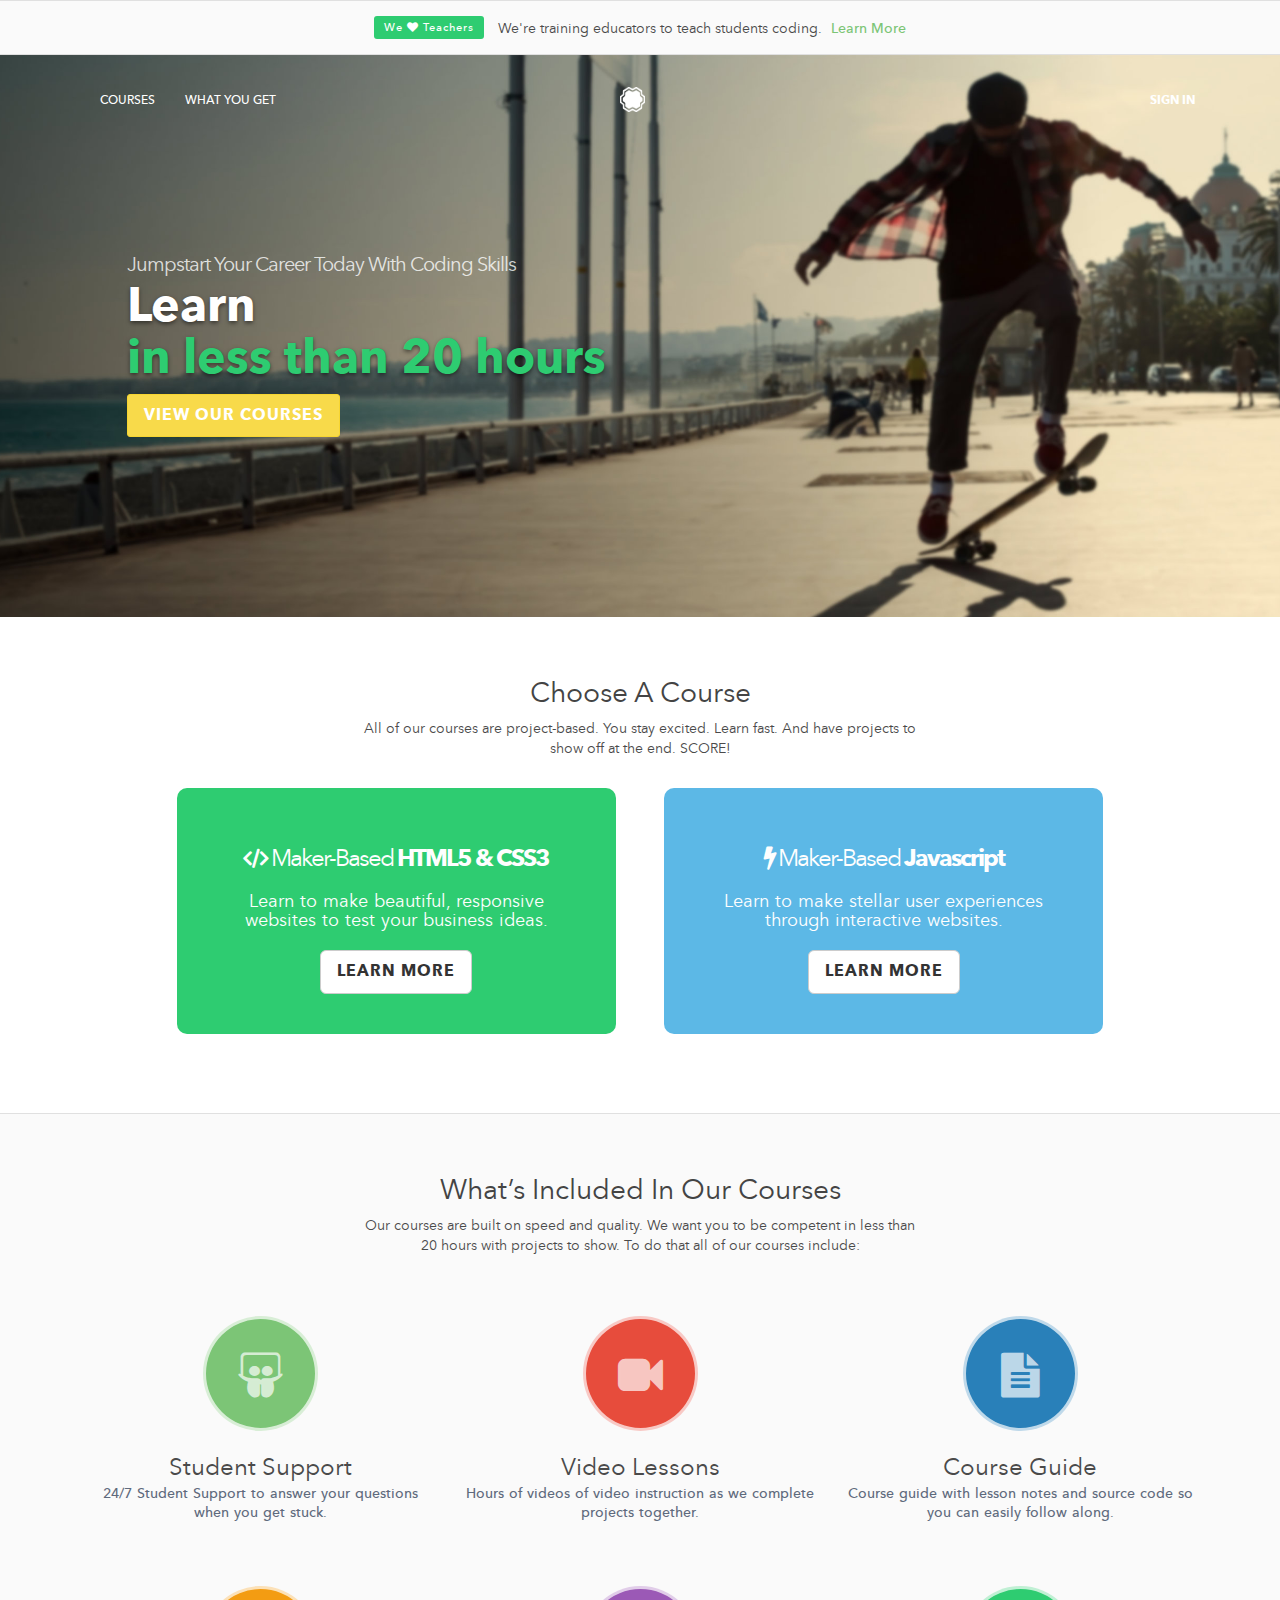
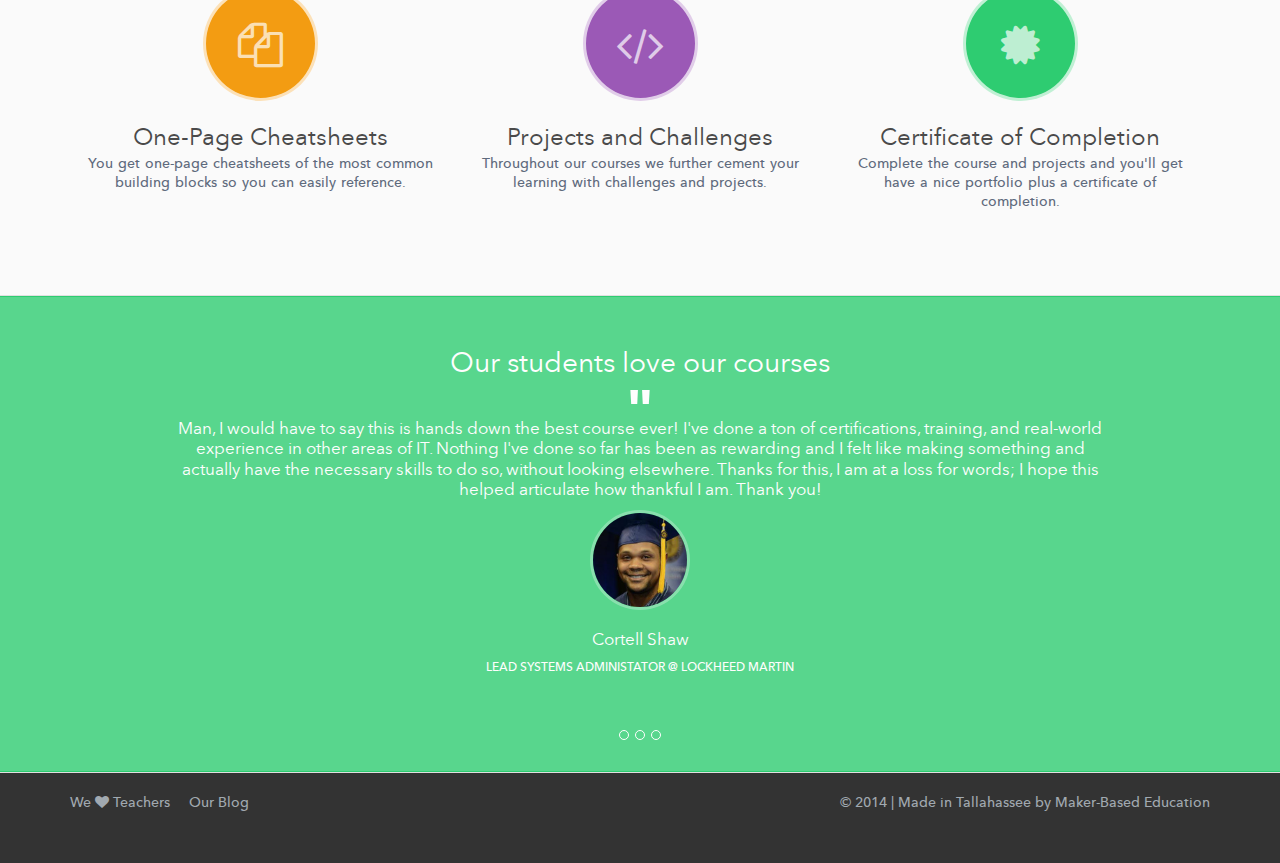
<file: index.html>
<!DOCTYPE html>
<html lang="en">
  <head>
    <meta charset="utf-8">
    <meta http-equiv="X-UA-Compatible" content="IE=edge">
    <meta name="viewport" content="width=device-width, initial-scale=1">
    <title>Maker-Based</title>

    <meta name="description" content="Learn a new coding language in less than 20 hours.">

    <link rel="icon" href="favicon.ico">
    <link rel="apple-touch-icon-precomposed" href="img/favicon-152.png">
    <meta name="msapplication-TileColor" content="#FeFeFe">
    <meta name="msapplication-TileImage" content="img/favicon-144.png">

    <link href="css/bootstrap.min.css" rel="stylesheet">
    <link href="http://netdna.bootstrapcdn.com/font-awesome/4.2.0/css/font-awesome.min.css" rel="stylesheet">
    <link href="css/styles.css" rel="stylesheet">
    <link href="css/custom.css" rel="stylesheet">
        <!-- HTML5 Shim and Respond.js IE8 support of HTML5 elements and media queries -->
        <!-- WARNING: Respond.js doesn't work if you view the page via file:// -->
        <!--[if lt IE 9]>
        <script src="https://oss.maxcdn.com/libs/html5shiv/3.7.0/html5shiv.js"></script>
        <script src="https://oss.maxcdn.com/libs/respond.js/1.4.2/respond.min.js"></script>
        <![endif]-->

        <script>
          (function(i,s,o,g,r,a,m){i['GoogleAnalyticsObject']=r;i[r]=i[r]||function(){
          (i[r].q=i[r].q||[]).push(arguments)},i[r].l=1*new Date();a=s.createElement(o),
          m=s.getElementsByTagName(o)[0];a.async=1;a.src=g;m.parentNode.insertBefore(a,m)
          })(window,document,'script','//www.google-analytics.com/analytics.js','ga');

          ga('create', 'UA-54612728-1', 'auto');
          ga('send', 'pageview');

        </script>

        <!-- start Mixpanel --><script type="text/javascript">(function(f,b){if(!b.__SV){var a,e,i,g;window.mixpanel=b;b._i=[];b.init=function(a,e,d){function f(b,h){var a=h.split(".");2==a.length&&(b=b[a[0]],h=a[1]);b[h]=function(){b.push([h].concat(Array.prototype.slice.call(arguments,0)))}}var c=b;"undefined"!==typeof d?c=b[d]=[]:d="mixpanel";c.people=c.people||[];c.toString=function(b){var a="mixpanel";"mixpanel"!==d&&(a+="."+d);b||(a+=" (stub)");return a};c.people.toString=function(){return c.toString(1)+".people (stub)"};i="disable track track_pageview track_links track_forms register register_once alias unregister identify name_tag set_config people.set people.set_once people.increment people.append people.track_charge people.clear_charges people.delete_user".split(" ");
          for(g=0;g<i.length;g++)f(c,i[g]);b._i.push([a,e,d])};b.__SV=1.2;a=f.createElement("script");a.type="text/javascript";a.async=!0;a.src="//cdn.mxpnl.com/libs/mixpanel-2.2.min.js";e=f.getElementsByTagName("script")[0];e.parentNode.insertBefore(a,e)}})(document,window.mixpanel||[]);
          mixpanel.init("9c2bcd0f43d6edfc932e566a17c878d2");</script><!-- end Mixpanel -->

      </head>
      <body id="home">
        <section class="grey text-center">
          <a href="education/index.html"><h3 class="copy"><span class="button">We <i class="fa fa-heart"></i> Teachers</span> We're training educators to teach students coding. <span class="link">Learn More</h3></a>
        </section>
        <!-- Fixed navbar -->
        <div class="navbar navbar-default" role="navigation">
          <div class="container">
            <div class="navbar-header">
              <a class="navbar-brand" href="#"><img src="img/mb-brand.png"></a>
            </div>
            <div class="navbar-collapse collapse">
              <ul class="nav navbar-nav">
                <li><a href="#courses">Courses</a></li>
                <li><a href="#includes">What You Get</a></li>
              </ul>
              <ul class="nav navbar-nav navbar-right">
                <li><a href="https://sso.usefedora.com/secure/1229/users/sign_in?reset_purchase_session=1">Sign In</a></li>
              </ul>
            </div><!--/.nav-collapse -->
          </div>
        </div>
        <header id="home">
          <section id="hero">
            <div class="container">
              <div class="inner">
                <h3>Jumpstart your career today with coding skills</h3>
                <h1>Learn <span id="typed"></span><br><span class="highlight">in less than 20 hours</span></h1>
                <a href="#courses" class="btn btn-lg btn-warning" target="_blank">View Our Courses</a>
                <!-- <script type="text/javascript" data-untorch-campaign="574" src="http://untorch.com/js/untorch.min.js"></script>
                <form>
                  <fieldset>
                    <input type="text" placeholder="Enter your email address" data-untorch-element="email">
                    <button class="btn" data-untorch-element="submit">Get Early Access</button>
                  </fieldset>
                </form> -->
              </div>
            </div>
          </section>
        </header>

        <!-- <section class="green text-center">
          <a href="testimonials" target="_blank"><h3 class="copy"><span class="button">5 <i class="fa fa-star"></i> Teachers</span> From the same teachers who brought you the top-rated Udemy Courses</a>
        </section> -->

        <section class="section-padding" id="courses">
          <div class="container">
            <div class="head">
              <h2>Choose A Course</h2>
              <h3>All of our courses are project-based. You stay excited. Learn fast. And have projects to show off at the end. SCORE!</h3>
            </div>
            <div class="row">
              <div class="col-md-5 col-md-offset-1 col-sm-6">
                <div class="course html">
                  <h2 class="course-title"><i class="fa fa-code"></i> Maker-Based <span class="highlight">HTML5 & CSS3</span></h2>
                  <p>Learn to make beautiful, responsive websites to test your business ideas.</p>
                  <a href="http://courses.makerbased.com/course/learn-to-build-beautiful-html5-and-css3-websites-in-1-month/" class="btn btn-lg btn-default">Learn More</a>
                </div>
              </div>
              <div class="col-md-5 col-sm-6">
                <div class="course javascript">
                  <h2 class="course-title"><i class="fa fa-bolt"></i> Maker-Based <span class="highlight">Javascript</span></h2>
                  <p>Learn to make stellar user experiences through interactive websites.</p>
                  <a href="courses/javascript-beta.html" class="btn btn-lg btn-default" target="_blank">Learn More</a>
                </div>
              </div>
            </div>
            <!-- <form>
              <h4 class="prompt">Our courses are coming soon. Enter your email address below for early access and a chance at free enrollment!</h4>
              <fieldset>
                <input type="text" placeholder="Enter your email address" data-untorch-element="email">
                <button class="btn" data-untorch-element="submit">Get Early Access</button>
              </fieldset>
            </form> -->
          </div>
        </section>

        <section class="grey text-center section-padding" id="includes">
          <div class="container">
            <div class="head">
              <h2>What’s Included In Our Courses</h2>
              <h3>Our courses are built on speed and quality. We want you to be competent in less than 20 hours with projects to show. To do that all of our courses include:</h3>
            </div>
            <div class="row">
              <div class="col-md-12 includes-wrapper">
                <div class="col-md-4 include">
                  <div class="icon">
                    <i class="fa fa-slideshare"></i>
                  </div>
                  <h3>Student Support</h3>
                  <p>24/7 Student Support to answer your questions when you get stuck.</p>
                </div>
                <div class="col-md-4 include">
                  <div class="icon icon-red">
                    <i class="fa fa-video-camera"></i>
                  </div>
                  <h3>Video Lessons</h3>
                  <p>Hours of videos of video instruction as we complete projects together.</p>
                </div>
                <div class="col-md-4 include">
                  <div class="icon icon-blue">
                    <i class="fa fa-file-text"></i>
                  </div>
                  <h3>Course Guide</h3>
                  <p>Course guide with lesson notes and source code so you can easily follow along.</p>
                </div>
                <div class="clearfix"></div>
              </div>
            </div>
            <div class="row">
              <div class="col-md-12 includes-wrapper">
                <div class="col-md-4 include">
                  <div class="icon icon-orange">
                    <i class="fa fa-files-o"></i>
                  </div>
                  <h3>One-Page Cheatsheets</h3>
                  <p>You get one-page cheatsheets of the most common building blocks so you can easily reference.</p>
                </div>
                <div class="col-md-4 include">
                  <div class="icon icon-purple">
                    <i class="fa fa-code"></i>
                  </div>
                  <h3>Projects and Challenges</h3>
                  <p>Throughout our courses we further cement your learning with challenges and projects.</p>
                </div>
                <div class="col-md-4 include">
                  <div class="icon icon-teal">
                    <i class="fa fa-certificate"></i>
                  </div>
                  <h3>Certificate of Completion</h3>
                  <p>Complete the course and projects and you'll get have a nice portfolio plus a certificate of completion. </p>
                </div>
                <div class="clearfix"></div>
              </div>
            </div>
          </div>
        </section>

        <section class="section-padding text-center green" id="testimonials">
          <div class="container">
            <h2>Our students love our courses</h2>
            <ol class="carousel-indicators">
              <li data-target="#carousel-example-generic" data-slide-to="0"></li>
              <li data-target="#carousel-example-generic" data-slide-to="1"></li>
              <li data-target="#carousel-example-generic" data-slide-to="2"></li>
            </ol>

            <div class="row">
              <h1>&#34;</h1>
              <div id="carousel-example-generic" class="carousel slide" data-ride="carousel">
                <!-- Indicators -->
                
                <!-- Wrapper for slides -->
                <div class="carousel-inner">
                  <div class="item active">
                    <div class="col-md-10 col-md-offset-1">
                      <h3>Man, I would have to say this is hands down the best course ever! I've done a ton of certifications, training, and real-world experience in other areas of IT. Nothing I've done so far has been as rewarding and I felt like making something and actually have the necessary skills to do so, without looking elsewhere. Thanks for this, I am at a loss for words; I hope this helped articulate how thankful I am. Thank you!</h3>
                      <img src="img/cortell-smile.jpg" alt="">
                      <h3>Cortell Shaw</h3>
                      <h4>Lead Systems Administator @ Lockheed Martin</h4>
                    </div>
                  </div>
                  <div class="item">
                    <div class="col-md-12">
                      <h3>"First of all I want to thank you for making your HTML and CSS course. It helped me out a lot! Around two months ago I graduated from the University of Applied Sciences in Rotterdam as a User Experience Designer. Pretty awesome but soon I discovered there was not a lot of work in this area of expertise. So to enhance my chances for a suitable job I decided to improve my front-end skills. Every company wants people with programming skills nowadays. Since I advertised that in my motivational letters and mentioning it in my CV I have multiple invitation from companies to get to know each other."</h3>
                      <img src="img/ruud.jpg" alt="">
                      <h3>Ruud Visser</h3>
                      <h4>Graduate from University of Applied Sciences in Rotterdam</h4>
                    </div>
                  </div>
                  <div class="item">
                    <div class="col-md-10 col-md-offset-1">
                      <h3>"This course saved me!!! Ryan Bonhardt seriously is such a great teacher - great process, thorough, clear, so easy to follow and understand. I'm actually doing another web development course struggling to make sense of their HTML and CSS Sections - Ryan's method however just put everything into perspective. I get it now!! Thanks so much for providing this course - Your a fantastic teacher! Thank you :)"</h3>
                      <img src="img/jaime.jpg" alt="">
                      <h3>Jaime Campbell</h3>
                      <h4>Student</h4>
                    </div>
                  </div>
                </div>
              </div>
            </div>
          </div>
        </section>
        

        
        <!--
        <section class="teachers section-padding" id="teachers">
          <div class="container">
            <h2>We <i class="fa fa-heart"></i> Teachers</h2>
            <div class="row">
              <div class="col-md-5 col-md-offset-1">
                <h3>And we’re not scared to shout it from the rooftops.</h3>
                <h4>Why wouldn’t we?</h4>
                <p>You have encouraged us, empowered us, and educated us. And you will continue to for many more students - to equip youth to change the future.</p>
                <h4>We want to say thank you for that</h4>
                <p>We want to equip you with a new skill for yourself and your students. To show you how much we care we are training teachers to bring coding to their classroom.</p>
                <a href="education/index.html" class="btn btn-lg btn-success" target="_blank">Learn More</a>
              </div>
              <div class="col-md-5">
                <img src="img/teacher.png" alt="">
              </div>
            </div>
          </div>
        </section>
        -->

        <!-- <div class="twitter"><a href="http://twitter.com/home?status=Just signed up for earl access to @maker_based courses. Join me! http%3A%2F%2Fwww.makerbased.com%3Fref%3Dsakfbita" target="_blank">
            <img src="http://untorch.com/images/tweeton.png" alt="tweet on">
          </a></div> -->
        
        <footer class="dark-grey">
          <div class="container">
            <div class="left">
              <a href="education/index.html" target="_blank">We <i class="fa fa-heart red"></i> Teachers</a>  
              <a href="http://makerbasedblog.com" target="_blank">Our Blog</a>
            </div>
            <div class="right">
              <a>&#169; 2014 | Made in Tallahassee by Maker-Based Education</a>
            </div>
          </div>
        </footer>
        <!-- jQuery (necessary for Bootstrap's JavaScript plugins) -->
        <script src="https://ajax.googleapis.com/ajax/libs/jquery/1.11.0/jquery.min.js"></script>
        <!-- Include all compiled plugins (below), or include individual files as needed -->
        <script src="js/app.js"></script>
        <script src="js/waypoints.min.js"></script>
        <script src="js/bootstrap.min.js"></script>
        <script src="js/scripts.js"></script>
        <script src="js/jquery.flexslider.js"></script>
        <script src="js/typed.js" type="text/javascript"></script>
        <script>
        $(function(){

            $("#typed").typed({
                strings: ["HTML5 & CSS", "Javascript", "how to code", "a life-changing skill"],
                typeSpeed: 50, // typing speed
                backSpeed: 50, // backspacing speed
                startDelay: 1500, // time before typing starts
                backDelay: 1000, // pause before backspacing
                loop: false,
                // defaults to false for infinite loop
                loopCount: false,
            });

        });

        </script>
        <script src="js/modernizr.js"></script>
        <script>mixpanel.track("Viewed Home Page")</script>
      </body>
    </html>
</file>
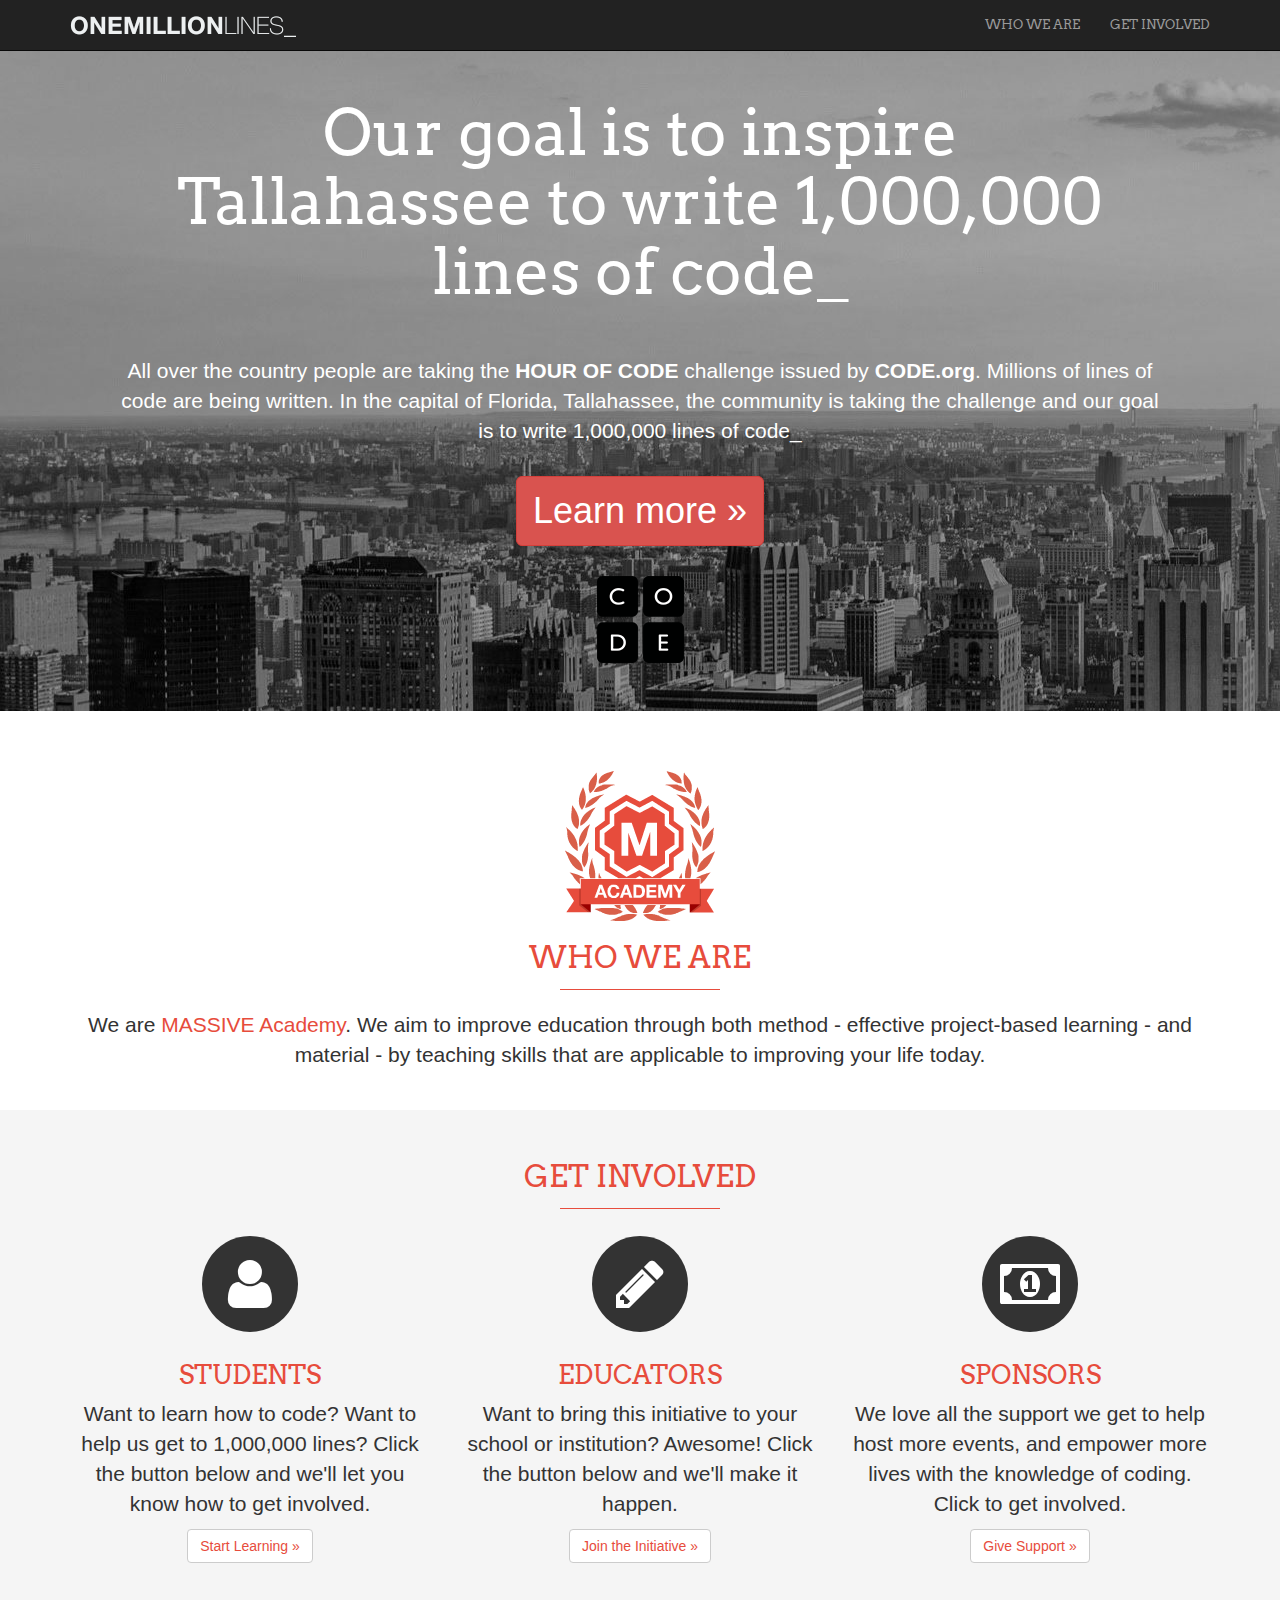
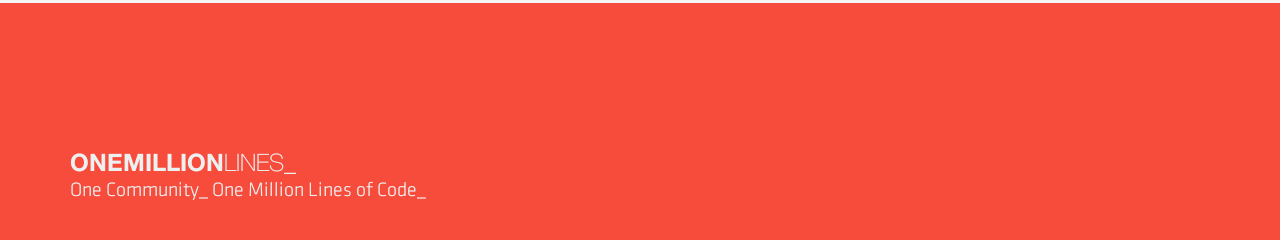
<file: oml/index.html>
<!DOCTYPE html>
<html lang="en">
  <head>
    <meta charset="utf-8">
    <meta http-equiv="X-UA-Compatible" content="IE=edge">
    <meta name="viewport" content="width=device-width, initial-scale=1">
    <meta name="description" content="">
    <meta name="author" content="">
    <link rel="shortcut icon" href="../../assets/ico/favicon.ico">

    <title>One Million Lines</title>

    <!-- This is our Google Arvo font and Font-Awesome -->
    <link href='https://fonts.googleapis.com/css?family=Arvo' rel='stylesheet' type='text/css'>
    <link rel="stylesheet" href="fonts/font-awesome/css/font-awesome.min.css">

    <!-- Bootstrap core CSS -->
    <link href="css/bootstrap.min.css" rel="stylesheet">

    <!-- Custom styles for this template -->
    <link href="css/custom.css" rel="stylesheet">

    <!-- Just for debugging purposes. Don't actually copy this line! -->
    <!--[if lt IE 9]><script src="../../assets/js/ie8-responsive-file-warning.js"></script><![endif]-->

    <!-- HTML5 shim and Respond.js IE8 support of HTML5 elements and media queries -->
    <!--[if lt IE 9]>
      <script src="https://oss.maxcdn.com/libs/html5shiv/3.7.0/html5shiv.js"></script>
      <script src="https://oss.maxcdn.com/libs/respond.js/1.4.2/respond.min.js"></script>
    <![endif]-->
  </head>

  <body>

    <div class="navbar navbar-inverse navbar-fixed-top" role="navigation">
      <div class="container">
        <div class="navbar-header">
          <button type="button" class="navbar-toggle" data-toggle="collapse" data-target=".navbar-collapse">
            <span class="sr-only">Toggle navigation</span>
            <span class="icon-bar"></span>
            <span class="icon-bar"></span>
            <span class="icon-bar"></span>
          </button>
          <a class="navbar-brand" href="#"><img src="images/top_logo.png" alt="One Million Lines" title="One Million Lines"></a>
        </div>
        <div class="collapse navbar-collapse">
          <ul class="nav navbar-nav navbar-right">
            <li><a href="#who">WHO WE ARE</a></li>
            <li><a href="#get-involved">GET INVOLVED</a></li>
          </ul>
        </div><!--/.nav-collapse -->
      </div>
    </div>

    <!-- Main jumbotron for a primary marketing message or call to action -->
    <div class="jumbotron">
      <div class="container">
        <h1>Our goal is to inspire <br>Tallahassee to write 1,000,000<br> lines of code_</h1>
        <p>All over the country people are taking the <strong>HOUR OF CODE</strong> challenge issued by <strong>CODE.org</strong>. Millions of lines of code are being written. In the capital of Florida, Tallahassee, the community is taking the challenge and our goal is to write 1,000,000 lines of code_</p>
        <p><a class="btn btn-danger btn-lg" role="button">Learn more &raquo;</a></p>
        <img src="images/code.png" title="Code.org logo" alt="Code.org">
      </div>
    </div>

    <div id="who">
      <div class="container homepage">
        <img src="images/academy_brand_med.png" alt="MASSIVE Academy" title="MASSIVE Academy">
        <h2>Who We Are</h2>
        <hr>
        <p>We are <a href="http://www.massiveacademy.us" target="_blank">MASSIVE Academy</a>. We aim to improve education through both method - effective project-based learning - and material - by teaching skills that are applicable to improving your life today.</p>
      </div>
    </div>

    <div id="get-involved">
      <div class="container homepage">
        <h2>Get Involved</h2>
        <hr>
        <div class="row">
          <div class="col-md-4">
            <span class="fa-stack fa-4x">
              <i class="fa fa-circle fa-stack-2x"></i>
              <i class="fa fa-user fa-stack-1x fa-inverse"></i>
            </span>
            <h3>Students</h3>
            <p>Want to learn how to code? Want to help us get to 1,000,000 lines? Click the button below and we'll let you know how to get involved.</p>
            <p><a class="btn btn-default" href="grid.html" role="button">Start Learning &raquo;</a></p>
          </div>
          <div class="col-md-4">
            <span class="fa-stack fa-4x">
              <i class="fa fa-circle fa-stack-2x"></i>
              <i class="fa fa-pencil fa-stack-1x fa-inverse"></i>
            </span>
            <h3>Educators</h3>
            <p>Want to bring this initiative to your school or institution? Awesome! Click the button below and we'll make it happen.</p>
            <p><a class="btn btn-default" href="http://www.google.com" target="_blank" role="button">Join the Initiative &raquo;</a></p>
          </div>
          <div class="col-md-4">
            <span class="fa-stack fa-4x">
              <i class="fa fa-circle fa-stack-2x"></i>
              <i class="fa fa-money fa-stack-1x fa-inverse"></i>
            </span>
            <h3>Sponsors</h3>
            <p>We love all the support we get to help host more events, and empower more lives with the knowledge of coding. Click to get involved.</p>
            <p><a class="btn btn-default" href="https://docs.google.com/forms/d/1pG9YsCpR18geLOiaiN7FzGevC09sE2I-Qzy93mkIs7E/viewform" target="_blank" role="button">Give Support &raquo;</a></p>
          </div>
        </div>
      </div> <!-- /container -->
    </div>

    <footer>
      <div class="container">
        <p><img src="images/one_million_bottom_brand.png"></p>
      </div>
    </footer>
    


    <!-- Bootstrap core JavaScript
    ================================================== -->
    <!-- Placed at the end of the document so the pages load faster -->
    <script src="https://ajax.googleapis.com/ajax/libs/jquery/1.11.0/jquery.min.js"></script>
    <script src="js/bootstrap.min.js"></script>
  </body>
</html>
</file>
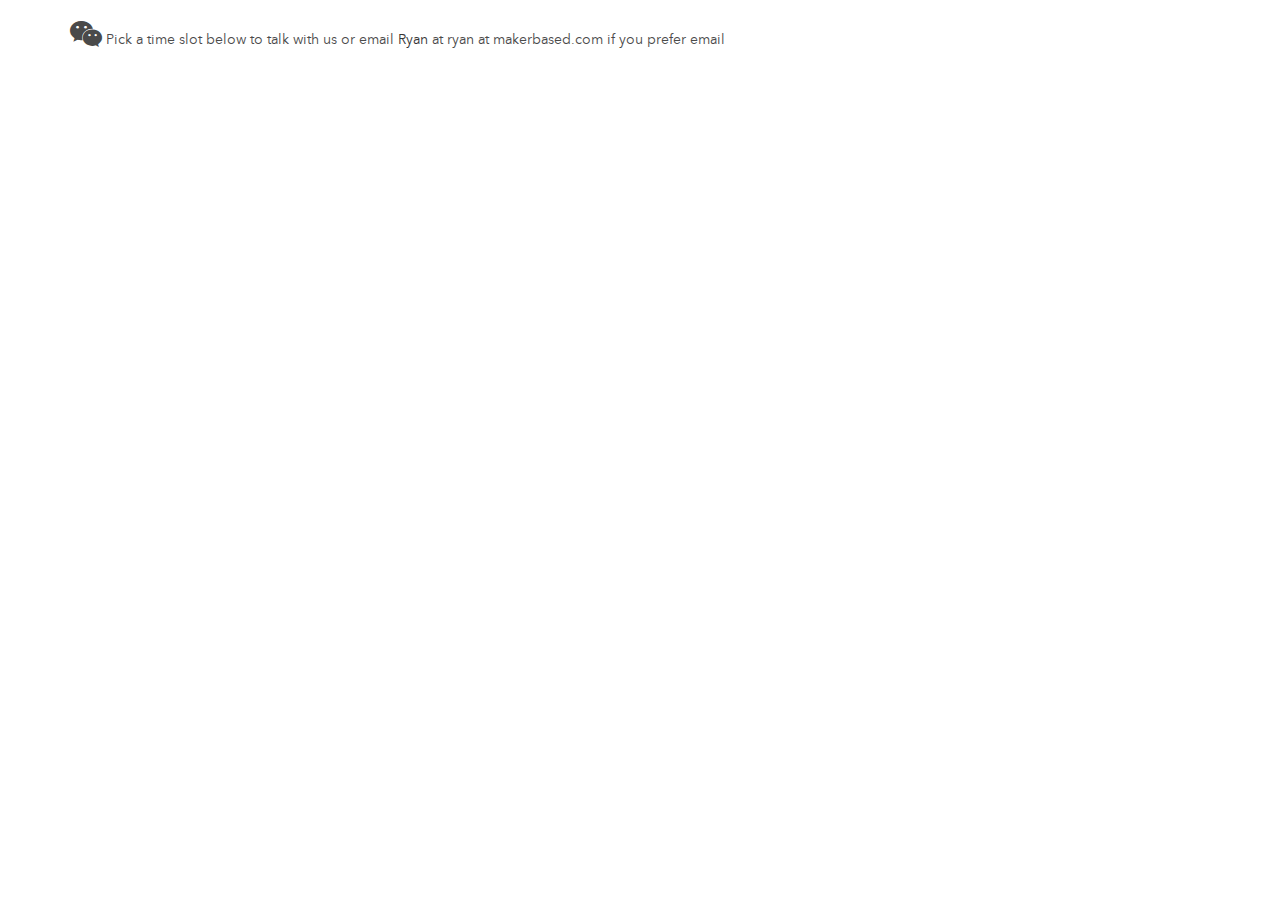
<file: calendly.html>
<!DOCTYPE html>
<html lang="en">
  <head>
    <meta charset="utf-8">
    <meta http-equiv="X-UA-Compatible" content="IE=edge">
    <meta name="viewport" content="width=device-width, initial-scale=1">
    <title>Maker-Based Education | Make An Appointment</title>
    <link href='http://fonts.googleapis.com/css?family=Varela+Round' rel='stylesheet' type='text/css'>
    <link href="css/bootstrap.min.css" rel="stylesheet">
    <link href="http://netdna.bootstrapcdn.com/font-awesome/4.2.0/css/font-awesome.min.css" rel="stylesheet">
    <link href="css/flexslider.css" rel="stylesheet" >
    <link href="css/styles.css" rel="stylesheet">
    <link href="css/queries.css" rel="stylesheet">
    <link href="css/animate.css" rel="stylesheet">
    <link href="css/custom.css" rel="stylesheet">
        <!-- HTML5 Shim and Respond.js IE8 support of HTML5 elements and media queries -->
        <!-- WARNING: Respond.js doesn't work if you view the page via file:// -->
        <!--[if lt IE 9]>
        <script src="https://oss.maxcdn.com/libs/html5shiv/3.7.0/html5shiv.js"></script>
        <script src="https://oss.maxcdn.com/libs/respond.js/1.4.2/respond.min.js"></script>
        <![endif]-->

        <script>
          (function(i,s,o,g,r,a,m){i['GoogleAnalyticsObject']=r;i[r]=i[r]||function(){
          (i[r].q=i[r].q||[]).push(arguments)},i[r].l=1*new Date();a=s.createElement(o),
          m=s.getElementsByTagName(o)[0];a.async=1;a.src=g;m.parentNode.insertBefore(a,m)
          })(window,document,'script','//www.google-analytics.com/analytics.js','ga');

          ga('create', 'UA-54612728-1', 'auto');
          ga('send', 'pageview');

        </script>

      </head>
  <body id="home">
    <div class="container">
        <h3><i class="fa fa-2x fa-wechat"></i> Pick a time slot below to talk with us or email <a href="mailto:ryan@makerbased.com" target="_blank">Ryan</a> at ryan at makerbased.com if you prefer email</h3>
    </div>
    <iframe src="https://calendly.com/ryanbonhardt/makerbasededucation/" name="schedule" width="100%" height="700" frameborder="0" allowtransparency="true"></iframe>
  </body>
</html>
</file>
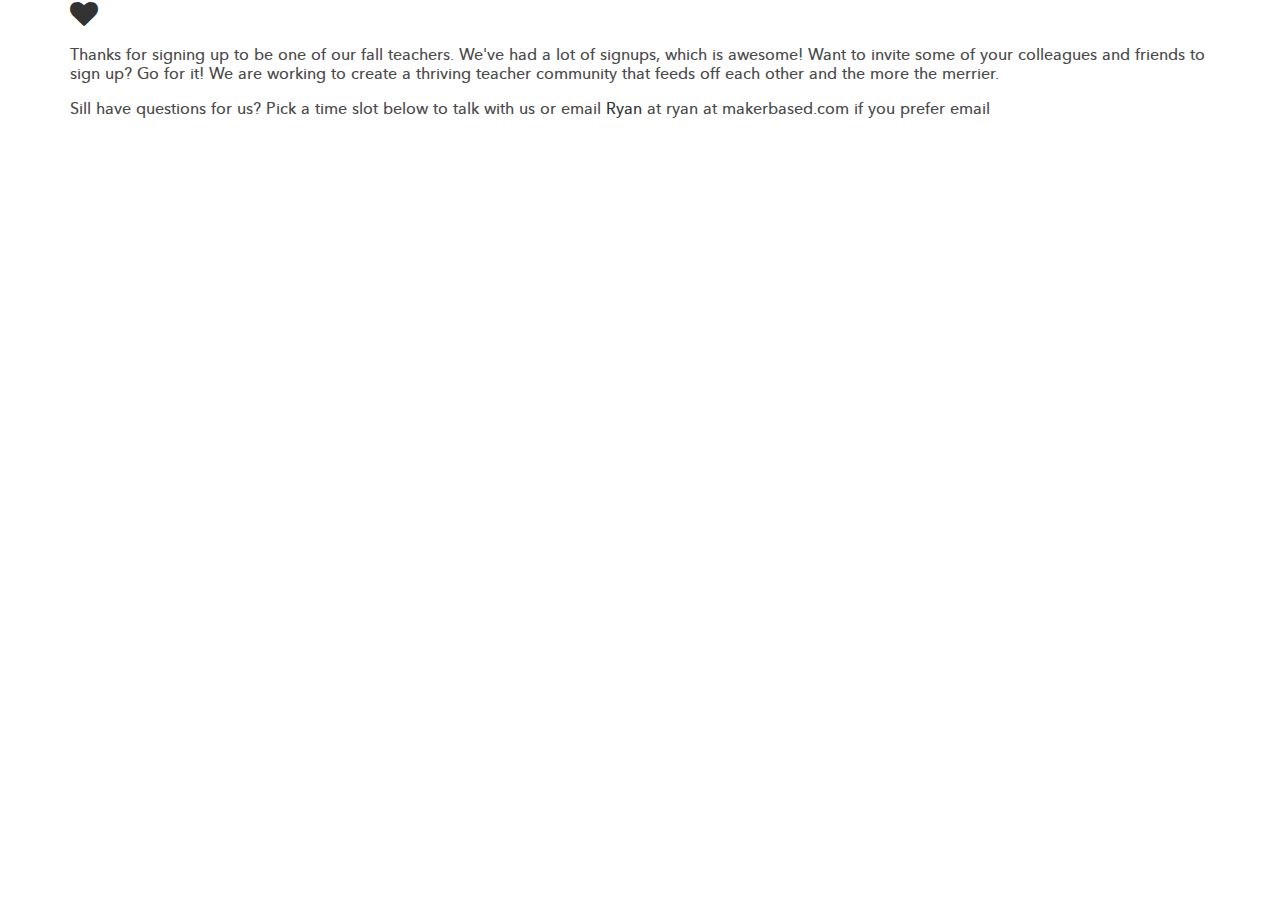
<file: thank-you.html>
<!DOCTYPE html>
<html lang="en">
  <head>
    <meta charset="utf-8">
    <meta http-equiv="X-UA-Compatible" content="IE=edge">
    <meta name="viewport" content="width=device-width, initial-scale=1">
    <title>Thanks for signing up!</title>
    <link rel="icon" href="./favicon.ico">
    <link rel="apple-touch-icon-precomposed" href="img/favicon-152.png">
    <meta name="msapplication-TileColor" content="#FeFeFe">
    <meta name="msapplication-TileImage" content="img/favicon-144.png">

    <link href='http://fonts.googleapis.com/css?family=Varela+Round' rel='stylesheet' type='text/css'>

    <link href="css/bootstrap.min.css" rel="stylesheet">
    <link href="http://netdna.bootstrapcdn.com/font-awesome/4.2.0/css/font-awesome.min.css" rel="stylesheet">
    <link href="css/flexslider.css" rel="stylesheet" >
    <link href="css/styles.css" rel="stylesheet">
    <link href="css/queries.css" rel="stylesheet">
    <link href="css/animate.css" rel="stylesheet">
    <link href="css/custom.css" rel="stylesheet">

        <!-- HTML5 Shim and Respond.js IE8 support of HTML5 elements and media queries -->
        <!-- WARNING: Respond.js doesn't work if you view the page via file:// -->
        <!--[if lt IE 9]>
        <script src="https://oss.maxcdn.com/libs/html5shiv/3.7.0/html5shiv.js"></script>
        <script src="https://oss.maxcdn.com/libs/respond.js/1.4.2/respond.min.js"></script>
        <![endif]-->

        <script>
          (function(i,s,o,g,r,a,m){i['GoogleAnalyticsObject']=r;i[r]=i[r]||function(){
          (i[r].q=i[r].q||[]).push(arguments)},i[r].l=1*new Date();a=s.createElement(o),
          m=s.getElementsByTagName(o)[0];a.async=1;a.src=g;m.parentNode.insertBefore(a,m)
          })(window,document,'script','//www.google-analytics.com/analytics.js','ga');

          ga('create', 'UA-54612728-1', 'auto');
          ga('send', 'pageview');

        </script>
      </head>
  <body id="thank-you">
    <div class="container">
        <i class="fa fa-2x fa-heart"></i>
        <p>Thanks for signing up to be one of our fall teachers. We've had a lot of signups, which is awesome! Want to invite some of your colleagues and friends to sign up?  Go for it! We are working to create a thriving teacher community that feeds off each other and the more the merrier.</p>
        <p>Sill have questions for us? Pick a time slot below to talk with us or email <a href="mailto:ryan@makerbased.com" target="_blank">Ryan</a> at ryan at makerbased.com if you prefer email</p>
    </div>
    <iframe src="https://calendly.com/ryanbonhardt/makerbasededucation/" name="schedule" width="100%" height="700" frameborder="0" allowtransparency="true"></iframe>
  </body>
</html>
</file>
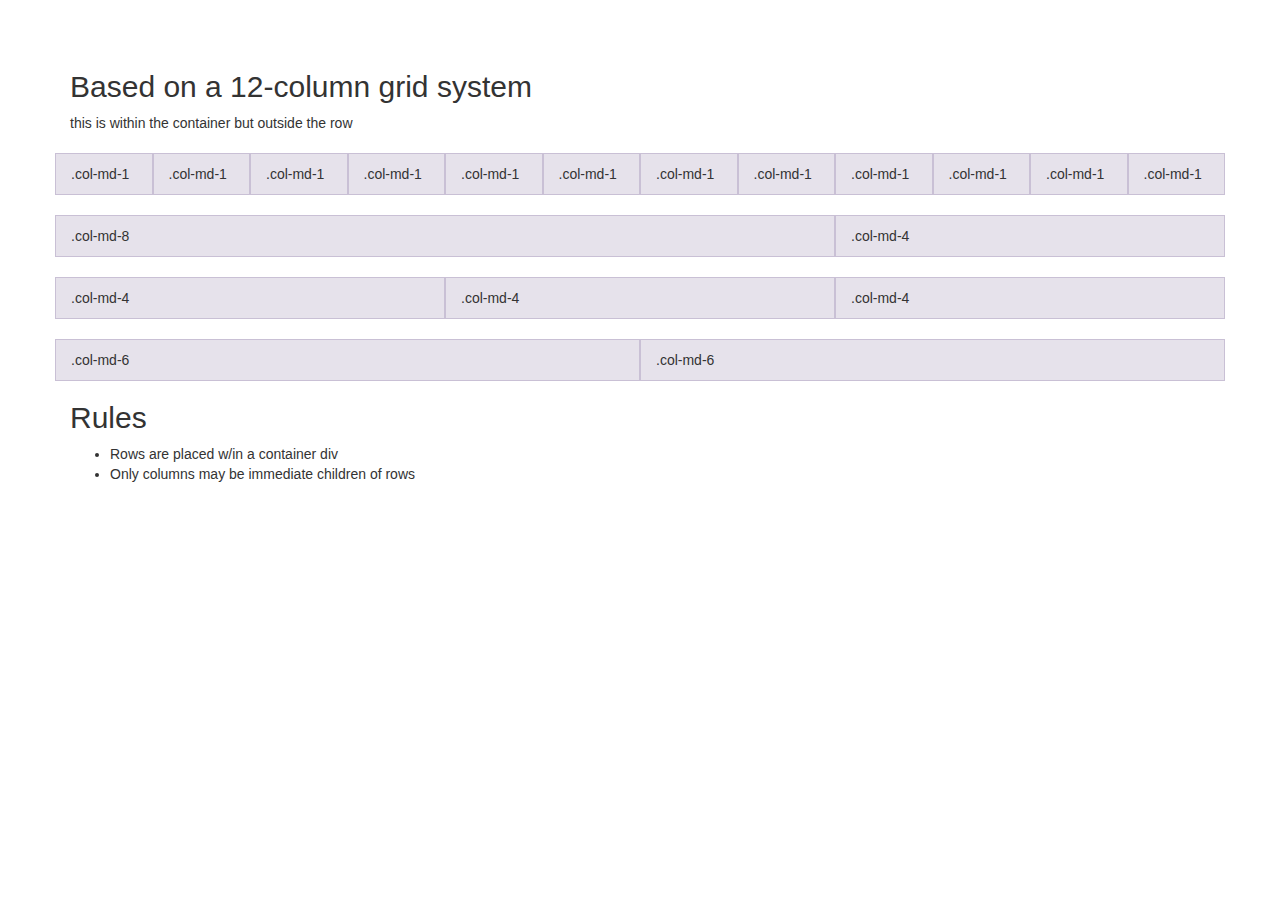
<file: oml/grid.html>
<!DOCTYPE html>
<html lang="en">
  <head>
    <meta charset="utf-8">
    <meta http-equiv="X-UA-Compatible" content="IE=edge">
    <meta name="viewport" content="width=device-width, initial-scale=1">
    <meta name="description" content="">
    <meta name="author" content="">
    <link rel="shortcut icon" href="../../assets/ico/favicon.ico">

    <title>Jumbotron Template for Bootstrap</title>

    <!-- This is our Google Arvo font -->
    <link href='http://fonts.googleapis.com/css?family=Arvo' rel='stylesheet' type='text/css'>

    <!-- Bootstrap core CSS -->
    <link href="css/bootstrap.min.css" rel="stylesheet">

    <!-- Custom styles for this template -->
    <link href="css/custom.css" rel="stylesheet">

    <style>

    .row {
      margin-top: 20px; 
    }

    .row [class^=col-] {
      padding-top: 10px;
      padding-bottom: 10px;
      background-color: #eee;
      background-color: rgba(86,61,124,.15);
      border: 1px solid #ddd;
      border: 1px solid rgba(86,61,124,.2);
    }

    </style> 

    <!-- Just for debugging purposes. Don't actually copy this line! -->
    <!--[if lt IE 9]><script src="../../assets/js/ie8-responsive-file-warning.js"></script><![endif]-->

    <!-- HTML5 shim and Respond.js IE8 support of HTML5 elements and media queries -->
    <!--[if lt IE 9]>
      <script src="https://oss.maxcdn.com/libs/html5shiv/3.7.0/html5shiv.js"></script>
      <script src="https://oss.maxcdn.com/libs/respond.js/1.4.2/respond.min.js"></script>
    <![endif]-->
  </head>

  <body>

    <div class="container">
      <h2>Based on a 12-column grid system</h2>
      <p>this is within the container but outside the row</p>
      <div class="row">
        <div class="col-md-1">.col-md-1</div>
        <div class="col-md-1">.col-md-1</div>
        <div class="col-md-1">.col-md-1</div>
        <div class="col-md-1">.col-md-1</div>
        <div class="col-md-1">.col-md-1</div>
        <div class="col-md-1">.col-md-1</div>
        <div class="col-md-1">.col-md-1</div>
        <div class="col-md-1">.col-md-1</div>
        <div class="col-md-1">.col-md-1</div>
        <div class="col-md-1">.col-md-1</div>
        <div class="col-md-1">.col-md-1</div>
        <div class="col-md-1">.col-md-1</div>
      </div>
      <div class="row">
        <div class="col-md-8">.col-md-8</div>
        <div class="col-md-4">.col-md-4</div>
      </div>
      <div class="row">
        <div class="col-md-4">.col-md-4</div>
        <div class="col-md-4">.col-md-4</div>
        <div class="col-md-4">.col-md-4</div>
      </div>
      <div class="row">
        <div class="col-md-6">.col-md-6</div>
        <div class="col-md-6">.col-md-6</div>
      </div>
      <h2>Rules</h2>
      <ul>
        <li>Rows are placed w/in a container div</li>
        <li>Only columns may be immediate children of rows</li>
      </ul> 
    </div>

  </body>
</html>
</file>
<file: css/custom.css>
@font-face {
  font-family: 'Avenir Next';
  src: url('../fonts/AvenirNext-Bold.eot'); /* IE9 Compat Modes */
  src: url('../fonts/AvenirNext-Bold.eot?#iefix') format('embedded-opentype'), /* IE6-IE8 */
       url('../fonts/AvenirNext-Bold.woff') format('woff'), /* Modern Browsers */
       url('../fonts/AvenirNext-Bold.ttf')  format('truetype'), /* Safari, Android, iOS */
       url('../fonts/AvenirNext-Bold.svg#92550229aad14ffa2dc273e49410d17e') format('svg'); /* Legacy iOS */
       
  font-style:   normal;
  font-weight:  700;
}

@font-face {
  font-family: 'Avenir Next';
  src: url('../fonts/AvenirNext-Regular.eot'); /* IE9 Compat Modes */
  src: url('../fonts/AvenirNext-Regular.eot?#iefix') format('embedded-opentype'), /* IE6-IE8 */
       url('../fonts/AvenirNext-Regular.woff') format('woff'), /* Modern Browsers */
       url('../fonts/AvenirNext-Regular.ttf')  format('truetype'), /* Safari, Android, iOS */
       url('../fonts/AvenirNext-Regular.svg#fe299bf9c71888f1da7b2c2d74973b56') format('svg'); /* Legacy iOS */

  font-style:   normal;
  font-weight:  300;
}

@font-face {
  font-family: 'Avenir Next';
  src: url('../fonts/AvenirNext-Medium.eot'); /* IE9 Compat Modes */
  src: url('../fonts/AvenirNext-Medium.eot?#iefix') format('embedded-opentype'), /* IE6-IE8 */
       url('../fonts/AvenirNext-Medium.woff') format('woff'), /* Modern Browsers */
       url('../fonts/AvenirNext-Medium.ttf')  format('truetype'), /* Safari, Android, iOS */
       url('../fonts/AvenirNext-Medium.svg#5ff54762f5b331a06e3ae1fbf17e8ff4') format('svg'); /* Legacy iOS */
       
  font-style:   normal;
  font-weight:  500;
}

body, button, h1, h2, h3, p {
	font-family: 'Avenir Next', 'Helvetica Neue',Helvetica,Arial,sans-serif;
}

h1 {
	font-weight: 900;
	color: #555;
}

h2 {
	font-size: 28px;
	font-weight: 300;
	color: #444;
	line-height: 32px;
	text-align: center;
}

h3 {
	font-size: 14px;
	color: #4A4A4A;
	line-height: 20px;
	letter-spacing: 0px;
	font-weight: 300;
}

p {
	color: #4A4A4A;
	line-height: 19px;
	font-size: 16px;
}

hr {
	margin: -10px auto 40px;
	border-top: 5px solid #7cc576;
	width: 10%;
}

.btn {
	font-weight: 700;
	font-size: 16px;
	letter-spacing: 1px;
	text-transform: uppercase;
}

.head {
	text-align: center;
	max-width: 560px;
	margin: 0 auto 20px;
}

.head h2 {
	margin: 0;
}

.head h3 {
	margin-top: 10px;
}

#includes .head {
	margin-bottom: 60px;
}

/* navbar */

.navbar-default {
	border: none;
	background-color: transparent;
	margin-bottom: -70px;
	padding-top: 20px;
}

.navbar-default .navbar-brand, .navbar-default .navbar-nav>li>a {
	color: #FFFFFF;
	font-weight: 500;
	font-size: 12px;
	text-transform: uppercase;
}

.navbar-default .navbar-nav.navbar-right>li>a {
	font-weight: 700;
	/*background-color: rgba(0,0,0,.1);
	border-radius: 5px;
	-o-border-radius: 5px;
	-webkit-border-radius: 5px;
	-moz-border-radius: 5px;*/
}

.navbar-default .navbar-nav>li>a:hover {
	color: #7cc576;
}

.container .navbar-header {
	position: absolute;
	left: 50%;
	margin-left: -15px;
}

.navbar-default .navbar-brand {
	padding: 12px 10px 10px 10px;
	font-weight: 700;
	font-size: 16px;
	letter-spacing: -1px;
	text-transform: capitalize;
}

.navbar-brand img {
	max-height: 90%;
	vertical-align: middle;
	margin-bottom: 4px;
}

/* Hero Section */

#hero {
	background: url('../img/jump-gradient-1.jpg') no-repeat center bottom;
	-webkit-background-size: cover;
	-moz-background-size: cover;
	-o-background-size: cover;
	background-size: cover;
	padding: 120px 0 180px 0;
	height: auto;
}

#hero h3 {
	margin-top: 10px;
	color: rgba(255,255,255,.8);
	text-transform: capitalize;
	font-weight: 300;
	font-size: 20px;
	letter-spacing: -1px;
	margin-bottom: 0;
}

#hero h1 {
	font-weight: 700;
	font-size: 48px;
	color: #FFFFFF;
	line-height: 52px;
	text-shadow: 0px 2px 4px rgba(0,0,0,0.50);
	margin-top: 5px;
	margin-bottom: 10px;
}

#hero .btn-lg {
	border-radius: 3px;
}

#hero .highlight {
	color: #2ecc71;
}

#hero fieldset, #courses fieldset {
	background: #FEFEFE;
	border: 2px solid #58D68D;
	margin: 0;
	padding: 0;
	max-width: 700px;
}

#hero input, #courses input {
	width: 70%;
	color: #666;
	font-size: 20px;
	border: none;
	padding: 5px 10px;
}

#hero button.btn, #courses button.btn {
	border-radius: 0;
	float: right;
	height: 38px;
	width: 30%;
	background-color: #58D68D;
	color: #fefefe;
	font-size: 16px;
	font-weight: 700;
}

.inner {
	padding-left: 5%;
}

/* Announcement */

.copy {
	margin-bottom: 15px;
	margin-top: 15px;
}

.copy .button {
	display: inline-block;
	padding: 6px 10px;
	background: rgba(46, 204, 113, 1);
	color: #fff;
	line-height: 1;
	border-radius: 3px;
	-o-border-radius: 3px;
	-webkit-border-radius: 3px;
	-moz-border-radius: 3px;
	font-size: 11px;
	letter-spacing: 1px;
	font-weight: 500;
	margin-right: 10px;
	vertical-align: bottom;
}

.green .copy .button {
	background: #fefefe;
	color: rgba(46, 204, 113, 1);
	border-top: 1px solid rgba(46, 204, 113, 1);
}

.copy a:hover  {
	color: #fefefe;
}

.link {
	color: #7cc576;
	font-weight: 500;
	margin-left: 5px;
}

/* Course Section */

h4.prompt {
	font-size: 11px;
	text-transform: uppercase;
	font-weight: 500;
	letter-spacing: 1px;
	margin-top: 20px;
}

#courses img, #courses h1 {
	text-align: center;
}

#courses form {
	margin: 10px auto;
	width: 80%;
	text-align: center;
}

#courses form fieldset {
	margin: 10px auto;
}

.course {
	text-align: center;
	padding: 40px 60px;
	color: #fefefe;
	border-radius: 8px;
	background: #FFFFFF;
	margin: 2%;
	border-radius: 10px;
	-webkit-border-radius: 10px;
	-moz-border-radius: 10px;
	-o-border-radius: 10px;
}

.course p {
	color: #FEFEFE;
	font-size: 18px;
	margin-bottom: 20px;
	font-weight: 300;
}

.course.javascript {
	/*border: 5px solid #F9ECB7;*/
	background-color: rgba(92, 184, 230, 1);
}

.course.html {
	/*border: 5px solid #FCC7C7;*/
	background-color: rgba(46, 204, 113, 1);
}

.course.javascript:hover {
	/*border: 5px solid #F9ECB7;*/
	background-color: rgba(92, 184, 230, .8);
}

.course.html:hover {
	/*border: 5px solid #FCC7C7;*/
	background-color: rgba(46, 204, 113, .8);
}

.description {
	margin-left: 5px;
	margin-right: -5px;
}

.course-title {
	color: #fefefe;
	text-align: center;
	font-size: 24px;
	text-transform: capitalize;
	line-height: 26px;
	letter-spacing: -2px;
	margin-top: 15px;
}

.course-title .fa {
	font-weight: bold;
}

.course-title .highlight {
	font-weight: 800;
	font-size: 24px;
	color: #FEFEFE;
	line-height: 31px;
}

.course hr {
	margin: 0;
	margin-bottom: 0px;
	width: 40%;
	margin-left: 0;
}

.html.course hr {
	border-top: 5px solid #EB4A3E;
}

.javascript.course hr {
	border-top: 5px solid #F0C30F;
}

.course img {
	max-width: 100%;
	padding: 10px; 
}

.btn-warning {
	background-color: #f8da4a;
	border-color: #f7d531;
}

.grey {
	background: #FAFAFA;
	border-top: 1px solid #E0E0E0;
	border-bottom: 1px solid #E0E0E0;
}

.green {
	background: rgba(46, 204, 113, .8);
	border-top: 1px solid rgba(46, 204, 113, 1);
	border-bottom: 1px solid rgba(46, 204, 113, 1);
}

/* Includes Section */

#includes {
	padding-bottom: 20px;
}

.include {
	margin-bottom: 50px;
}

.includes-wrapper h3 {
	font-size: 24px;
	color: #4A4A4A;
	line-height: 33px;
	margin-bottom: 0px;
}

#includes p {
	font-size: 14px;
	color: #5F6A7D;
	line-height: 19px;
	margin-top: 0px;
}

/* Teacher Section */

#teachers {
	text-align: left;
}

#teachers .fa.fa-heart {
	color: rgba(247, 76, 60, .8);
}

#teachers h2 {
	margin-bottom: 50px;
}

#teachers img {
	max-width: 100%;
}

#teachers h3 {
	font-size: 24px;
	font-weight: 500;
	line-height: 26px;
	margin-top: 10px;
	margin-bottom: 20px;
	padding-bottom: 20px;
	border-bottom: 3px solid rgba(247, 76, 60, .8);
}

#teachers h4 {
	font-size: 22px;
	font-family: helvetica, inherit;
	font-weight: 200;
	color: #555;
	line-height: 1.5;
	text-align: left;
}

#teachers p {
	font-size: 14px;
}

#teachers .btn {
	margin-top: 10px;
}

/* icons */

.icon {
	background-color: #7cc576;
	height: 115px;
	width: 115px;
	line-height: 115px;
	border: 3px solid rgba(255, 255, 255, .7);
	color: rgba(255, 255, 255, .7);
	font-size: 45px;
	margin-bottom: 0px;
}

.icon-red {
	background-color: #e74c3c;
}

.icon-blue {
	background-color: #2980b9;
}

.icon-purple {
	background-color: #9b59b6;
}

.icon-orange {
	background-color: #f39c12;
}

.icon-teal {
	background-color: #2ecc71;
}

/* Testimonials */

#testimonials {
	min-height: 476px;
	position: relative;
}

#testimonials h1 {
	color: #fefefe;
	margin-bottom: -20px;
	margin-top: 10px;
	font-family: helvetica;
	color: #FEFEFE;
	font-size: 56px;
	line-height: 20px;
}

#testimonials h2 {
	margin-top: -10px;
	color: #FEFEFE;
}

#testimonials h3 {
	font-size: 17px;
	line-height: 1.2;
	color: #fefefe;
}

#testimonials h4 {
	text-transform: uppercase;
	font-weight: 500;
	font-size: 12px;
	color: #FEFEFE;
}

.carousel-indicators {
	bottom: 10px;
}

.carousel-inner img {
	border-radius: 80px;
	border: 3px solid rgba(250,250,250,.3);
	height: 100px;
	width: 100px;
}

/* footer */

footer {
	padding-top: 20px;
	padding-bottom: 50px;
}

.dark-grey {
	background: #333;
	border-top: 1px solid #E0E0E0;
}

/* Universal Sections */

.section-padding {
	padding: 60px 0 70px;
}

.section-padding h1 {
	margin-bottom: 30px;
	margin-top: -10px;
}

.intro p {
	margin-top: 30px;
}

.intro p.text-just {
	margin-top: 50px;
	font-size: 1.2em;
	color: #333;
	padding-left: 20px;
	padding-right: 20px;
}

.left {
	float: left;
}

.left a {
	margin-right: 15px;
}

.right {
	float: right;
}

.twitter {
	display: none;
	position: fixed;
	top: 377px;
	left: 20%;
	z-index: 9999999999;
}

/* code for animated blinking cursor */
.typed-cursor{
    opacity: 1;
    font-weight: 100;
    -webkit-animation: blink 0.7s infinite;
    -moz-animation: blink 0.7s infinite;
    -ms-animation: blink 0.7s infinite;
    -o-animation: blink 0.7s infinite;
    animation: blink 0.7s infinite;
}
@-keyframes blink{
    0% { opacity:1; }
    50% { opacity:0; }
    100% { opacity:1; }
}
@-webkit-keyframes blink{
    0% { opacity:1; }
    50% { opacity:0; }
    100% { opacity:1; }
}
@-moz-keyframes blink{
    0% { opacity:1; }
    50% { opacity:0; }
    100% { opacity:1; }
}
@-ms-keyframes blink{
    0% { opacity:1; }
    50% { opacity:0; }
    100% { opacity:1; }
}
@-o-keyframes blink{
    0% { opacity:1; }
    50% { opacity:0; }
    100% { opacity:1; }
}
</file>
<file: oml/css/custom.css>
/* Move down content because we have a fixed navbar that is 50px tall */
body {
  padding-top: 50px;
}

ul.nav, .jumbotron h1 {
	font-family: 'Arvo', courier, serif;
}

ul.nav {
	font-size: 13px;
}

footer {
	background-color: #f74c3c;
	padding-top: 150px;
	padding-bottom: 30px;
}

#get-involved {
	background-color: #f5f5f5;
}

.jumbotron {
	text-align: center;
	background-image: url('../images/hero_image.jpg');
	color: white;
}

.jumbotron h1 {
	margin-top: 0px;
	margin-bottom: 50px;
}

.jumbotron p {
	margin-bottom: 30px;
	font-weight: 100;
	padding: 0 50px;
}

.btn-lg {
	font-size: 36px;
}

.homepage {
	text-align: center;
	padding-bottom: 30px;
	padding-top: 30px;
}

.homepage h2, .homepage h3 {
	color: #e74c3c;
	font-family: 'Arvo', courier, serif;
	text-transform: uppercase;
}

.homepage h2 {
	font-size: 30px;
}

.homepage h3 {
	font-size: 26px;
}

.homepage p {
	font-size: 21px;
	font-weight: 300;
}

.homepage a {
	color: #e74c3c;
}

.homepage a:hover {
	color: #e74c3c;
	text-decoration: none;
	opacity: .8;
}

.homepage hr {
	border-top: 1px solid #e74c3d;
	width: 160px;
	margin-top: 15px;
}

/* Responsive Styling */

@media (max-width: 1199px) { 

	.jumbotron h1 {
		font-size: 56px;
		margin-bottom: 30px;
	}

}

@media (max-width: 991px) { 

	.jumbotron h1 {
		font-size: 44px;
	}

	.jumbotron p {
		padding: 0 10px;
	}

	#get-involved .col-md-4 {
		padding-top: 20px;
		padding-bottom: 20px;
	}

}

@media (max-width: 767px) { 

	.jumbotron h1 {
		font-size: 24px;
	}

	.jumbotron p {
		font-size: 16px;
		padding: 0;
	}

	.btn-lg {
		font-size: 18px;
	}

	.homepage p {
		font-size: 18px;
	}

	footer img {
		width: 80%;
	}

}
</file>
<file: css/queries.css>
/* 320px (iPhone) */
@media screen and (max-width:320px) {
}
/* 480px (WVGA - Low End Windows Phone) */
@media screen and (max-width:480px) {
	.wrapper { background: #f3f5f8; height: 640px; }
	.iphone { display: none; }
	.fluid-white { display: none; }
	.wp2, .wp4, .wp5, .light-box { margin-bottom: 30px; }
	.legals { text-align: center; margin: 0; padding: 0; }
	.credit { text-align: center; }
}
/* xGA iPad */
@media screen and (max-width:1024px) {
	.wp3 { background-position: 50px 0; }
	.swag { background-attachment: scroll; }
	.subscribe { background-attachment: scroll; }
}
/* 1200px (Small Desktop, Netbook) */
@media screen and (max-width:1280px) {
	.wp3 { background-position: 50px 0; }
}
/* Bootstrap 990px Breakpoint to 480px */
@media screen and (min-width:480px) and (max-width:991px) {
	.iphone { display: none; }
	.fluid-white { display: none; }
	.wrapper { background: #f3f5f8; height: 540px; }
	.wp2, .wp4, .wp5, .light-box { margin-bottom: 30px; }
	.legals { text-align: center; margin: 0; padding: 0; }
	.credit { text-align: center; }
}
</file>
<file: css/styles.css>
/* ! normalize.css v1.0.0 | MIT License | git.io/normalize */

/* ==========================================================================
HTML5 display definitions
========================================================================== */

/* * Corrects `block` display not defined in IE 6/7/8/9 and Firefox 3. */

article, aside, details, figcaption, figure, footer, header, hgroup, nav, section, summary { display: block; }
/* * Corrects `inline-block` display not defined in IE 6/7/8/9 and Firefox 3. */
audio, canvas, video { display: inline-block; *display: inline; *zoom: 1; }
/* * Prevents modern browsers from displaying `audio` without controls.
* Remove excess height in iOS 5 devices. */
audio:not([controls]) { display: none; height: 0; }
/* * Addresses styling for `hidden` attribute not present in IE 7/8/9, Firefox 3, * and Safari 4.
* Known issue:no IE 6 support. */
[hidden] { display: none; }
/* ==========================================================================
Base
========================================================================== */
/* * 1. Corrects text resizing oddly in IE 6/7 when body `font-size` is set using
*    `em` units.
* 2. Prevents iOS text size adjust after orientation change, without disabling
*    user zoom. */

html { font-size: 100%; /* 1 */
	-webkit-text-size-adjust: 100%; /* 2 */
-ms-text-size-adjust: 100%; /* 2 */ }
html, html a { -webkit-font-smoothing: antialiased; text-shadow: 1px 1px 1px rgba(0, 0, 0, 0.004); }
/* * Addresses `font-family` inconsistency between `textarea` and other form
* elements. */
html, button, input, select, textarea { font-family: 'Varela Round', sans-serif; }
/* * Addresses margins handled incorrectly in IE 6/7. */
body { margin: 0; font-family: 'Varela Round', sans-serif; }
/* ==========================================================================
Links
========================================================================== */
/* * Addresses `outline` inconsistency between Chrome and other browsers. */

a:focus { outline: thin dotted; }
/* * Improves readability when focused and also mouse hovered in all browsers. */
a:active, a:hover { outline: 0; }
/* ==========================================================================
Typography
========================================================================== */
/* * Addresses font sizes and margins set differently in IE 6/7.
* Addresses font sizes within `section` and `article` in Firefox 4+, Safari 5, * and Chrome. */


/* * Addresses styling not present in IE 7/8/9, Safari 5, and Chrome. */
abbr[title] { border-bottom: 1px dotted; }
/* * Addresses style set to `bolder` in Firefox 3+, Safari 4/5, and Chrome. */
b, strong { font-weight: bold; }
blockquote { margin: 1em 40px; }
/* * Addresses styling not present in Safari 5 and Chrome. */
dfn { font-style: italic; }
/* * Addresses styling not present in IE 6/7/8/9. */
mark { background: #ff0; color: #000; }
/* * Addresses margins set differently in IE 6/7. */
p, pre { margin: 1em 0; }
/* * Corrects font family set oddly in IE 6, Safari 4/5, and Chrome. */
code, kbd, pre, samp { font-family: monospace, serif; _font-family: 'courier new', monospace; font-size: 1em; }
/* * Improves readability of pre-formatted text in all browsers. */
pre { white-space: pre; white-space: pre-wrap; word-wrap: break-word; }
/* * Addresses CSS quotes not supported in IE 6/7. */
q { quotes: none; }
/* * Addresses `quotes` property not supported in Safari 4. */
q:before, q:after { content: ''; content: none; }
small { font-size: 75%; }
/* * Prevents `sub` and `sup` affecting `line-height` in all browsers. */
sub, sup { font-size: 75%; line-height: 0; position: relative; vertical-align: baseline; }
sup { top: -0.5em; }
sub { bottom: -0.25em; }
/* ==========================================================================
Lists
========================================================================== */
/* * Addresses margins set differently in IE 6/7. */

dl, menu, ol, ul { margin: 1em 0; }
dd { margin: 0 0 0 40px; }
/* * Addresses paddings set differently in IE 6/7. */
menu, ol, ul { padding: 0 0 0 40px; }
/* * Corrects list images handled incorrectly in IE 7. */
nav ul, nav ol { list-style: none; list-style-image: none; }
/* ==========================================================================
Embedded content
========================================================================== */
/* * 1. Removes border when inside `a` element in IE 6/7/8/9 and Firefox 3.
* 2. Improves image quality when scaled in IE 7. */

img { border: 0; /* 1 */
-ms-interpolation-mode: bicubic; /* 2 */ }
/* * Corrects overflow displayed oddly in IE 9. */
svg:not(:root) { overflow: hidden; }
/* ==========================================================================
Figures
========================================================================== */
/* * Addresses margin not present in IE 6/7/8/9, Safari 5, and Opera 11. */

figure { margin: 0; }
/* ==========================================================================
Forms
========================================================================== */
/* * Corrects margin displayed oddly in IE 6/7. */

form { margin: 0; }
/* * Define consistent border, margin, and padding. */
fieldset { border: 1px solid #c0c0c0; margin: 0 2px; padding: 0.35em 0.625em 0.75em; }
/* * 1. Corrects color not being inherited in IE 6/7/8/9.
* 2. Corrects text not wrapping in Firefox 3.
* 3. Corrects alignment displayed oddly in IE 6/7. */
legend { border: 0; /* 1 */
	padding: 0; white-space: normal; /* 2 */
*margin-left: -7px; /* 3 */ }
/* * 1. Corrects font size not being inherited in all browsers.
* 2. Addresses margins set differently in IE 6/7, Firefox 3+, Safari 5, *    and Chrome.
* 3. Improves appearance and consistency in all browsers. */
button, input, select, textarea { font-size: 100%; /* 1 */
	margin: 0; /* 2 */
	vertical-align: baseline; /* 3 */
*vertical-align: middle; /* 3 */ }
/* * Addresses Firefox 3+ setting `line-height` on `input` using ` !important` in
* the UA stylesheet. */
button, input { line-height: normal; }
/* * 1. Avoid the WebKit bug in Android 4.0.* where (2) destroys native `audio`
*    and `video` controls.
* 2. Corrects inability to style clickable `input` types in iOS.
* 3. Improves usability and consistency of cursor style between image-type
*    `input` and others.
* 4. Removes inner spacing in IE 7 without affecting normal text inputs.
*    Known issue:inner spacing remains in IE 6. */
button, html input[type="button"], /* 1 */
input[type="reset"], input[type="submit"] { -webkit-appearance: button; /* 2 */
	cursor: pointer; /* 3 */
*overflow: visible; /* 4 */ }
/* * Re-set default cursor for disabled elements. */
button[disabled], input[disabled] { cursor: default; }
/* * 1. Addresses box sizing set to content-box in IE 8/9.
* 2. Removes excess padding in IE 8/9.
* 3. Removes excess padding in IE 7.
*    Known issue:excess padding remains in IE 6. */
input[type="checkbox"], input[type="radio"] { box-sizing: border-box; /* 1 */
	padding: 0; /* 2 */
	*height: 13px; /* 3 */
*width: 13px; /* 3 */ }
/* * 1. Addresses `appearance` set to `searchfield` in Safari 5 and Chrome.
* 2. Addresses `box-sizing` set to `border-box` in Safari 5 and Chrome
*    (include `-moz` to future-proof). */
input[type="search"] { -webkit-appearance: textfield; /* 1 */
	-moz-box-sizing: content-box; -webkit-box-sizing: content-box; /* 2 */
box-sizing: content-box; }
/* * Removes inner padding and search cancel button in Safari 5 and Chrome
* on OS X. */
input[type="search"]::-webkit-search-cancel-button, input[type="search"]::-webkit-search-decoration { -webkit-appearance: none; }
/* * Removes inner padding and border in Firefox 3+. */
button::-moz-focus-inner, input::-moz-focus-inner { border: 0; padding: 0; }
/* * 1. Removes default vertical scrollbar in IE 6/7/8/9.
* 2. Improves readability and alignment in all browsers. */
textarea { overflow: auto; /* 1 */
vertical-align: top; /* 2 */ }
/* ==========================================================================
Tables
========================================================================== */
/* * Remove most spacing between table cells. */
table { border-collapse: collapse; border-spacing: 0; }
/* ==========================================================================
Global Styles
========================================================================== */
a { color: #353535; -webkit-transition: all 0.5s; -moz-transition: all 0.5s; -o-transition: all 0.5s; transition: all 0.5s; }
a:hover, a:focus { color: #3dc9b3; text-decoration: none; }
p { color: #000; word-spacing: 1px; line-height: 25px; font-size: 14px; }

.section-padding { padding: 90px 0 100px }
.dark-bg { background: #f3f5f8; }
.light-bg { background-color: #fff; }
.dark-box { background: #f3f5f8; -webkit-box-shadow: 0px 3px 0px 0px #f0f2f4; -moz-box-shadow: 0px 3px 0px 0px #f0f2f4; box-shadow: 0px 3px 0px 0px #f0f2f4; }
.light-box { background-color: #fff; -webkit-box-shadow: 0px 3px 0px 0px #f0f2f4; -moz-box-shadow: 0px 3px 0px 0px #f0f2f4; box-shadow: 0px 3px 0px 0px #f0f2f4; padding: 20px 0; }
.light-box:hover, .light-box:focus { -webkit-box-shadow: 0px 3px 0px 0px #3dc9b3; -moz-box-shadow: 0px 3px 0px 0px #3dc9b3; box-shadow: 0px 3px 0px 0px #3dc9b3; }
.box-hover { transition: all 500ms ease-in-out; -webkit-transition: all 500ms ease-in-out; -moz-transition: all 500ms ease-in-out; -o-transition: all 500ms ease-in-out; }
.box-hover:hover, .box-hover:focus { transform: translate(0, -15px); -webkit-transform: translate(0, -15px); -ms-transform: translate(0, -15px); }
.wrapper { height: 650px; }
.nopadding { padding: 0; }
.inner { padding-top: 70px; }
/* ==========================================================================
Navigation
========================================================================== */
nav { background-color: #242830; margin-top: -1px; }
nav ul { list-style: none; padding: 0; }
nav ul li { color: rgba(255, 255, 255, 0.6); display: block; border-bottom: 1px dotted rgba(255, 255, 255, 0.2); transition: all 0.5s ease; -moz-transition: all 0.5s ease; -webkit-transition: all 0.5s ease; -o-transition: all 0.5s ease; padding-left: 0; position: relative; }
nav ul li:last-child { border: none; }
nav ul li a { color: rgba(255, 255, 255, 0.6); display: block; padding: 20px; transition: all 0.5s ease; -moz-transition: all 0.5s ease; -webkit-transition: all 0.5s ease; -o-transition: all 0.5s ease; padding-left: 0; position: relative; }
nav ul li a:hover, nav ul li a:focus { text-decoration: none; color: rgba(255, 255, 255, 1); }
#nav-toggle { position: absolute; right: 15px; top: 0; }
#nav-toggle { cursor: pointer; padding: 10px 35px 16px 0px; }
#nav-toggle span, #nav-toggle span:before, #nav-toggle span:after { cursor: pointer; border-radius: 1px; -moz-border-radius: 1px; -webkit-border-radius: 1px; -o-border-radius: 1px; height: 5px; width: 35px; background: #353535; position: absolute; display: block; content: ''; }
#nav-toggle span:before { top: -10px; }
#nav-toggle span:after { bottom: -10px; }
#nav-toggle span, #nav-toggle span:before, #nav-toggle span:after { transition: all 500ms ease-in-out; -webkit-transition: all 500ms ease-in-out; -moz-transition: all 500ms ease-in-out; -o-transition: all 500ms ease-in-out; }
#nav-toggle.active span { background-color: transparent; }
#nav-toggle.active span:before, #nav-toggle.active span:after { top: 0; }
#nav-toggle.active span:before { transform: rotate(45deg); -webkit-transform: rotate(45deg); -ms-transform: rotate(45deg); }
#nav-toggle.active span:after { transform: translateY(-10px) rotate(-45deg); -webkit-transform: translateY(-10px) rotate(-45deg); -ms-transform: translateY(-10px) rotate(-45deg); top: 10px; }
.navicon { position: relative; height: 26px; }
.indicator { position: absolute; right: 0 !important; }
.pull { display: none; }
/* ==========================================================================
Hero
========================================================================== */
.hero { background: url('../img/hero_image.png') no-repeat center bottom; -webkit-background-size: cover; -moz-background-size: cover; -o-background-size: cover; background-size: cover; padding: 65px 0 400px 0; height: auto; }
.hero h1 { font-size: 40px; letter-spacing: 12px; margin: 10px; }
.hero h1 span { color: #a1a9b0; display: inline-block; }
.hero p { letter-spacing: 1px; }
.learn-more-btn { background: rgba(61, 201, 179, 1); padding: 20px 40px; border-radius: 5px; -moz-border-radius: 5px; -webkit-border-radius: 5px; -o-border-radius: 5px; color: #fff; text-transform: uppercase; letter-spacing: 1px; display: inline-block; -webkit-box-shadow: 0px 3px 0px 0px #309383; -moz-box-shadow: 0px 3px 0px 0px #309383; box-shadow: 0px 3px 0px 0px #309383; margin: 60px 0 0; font-weight: bold; }
.learn-more-btn:hover, .learn-more-btn:focus { background: rgba(61, 201, 179, 0.6); color: #fff; }
/* ==========================================================================
Intro
========================================================================== */
.intro { background: #f3f5f8; }
.intro p { margin: 50px 0 0; }
h1.arrow { font-size: 15px; text-transform: uppercase; color: #353535; letter-spacing: 1px; background: url('../img/h1-bg.png') no-repeat center bottom; padding-bottom: 30px; font-weight: bold; }
/* ==========================================================================
Features
========================================================================== */
.features-wrapper, .team-wrapper { margin: 70px 0 0; }
.shadow { text-shadow: rgb(55, 181, 161) 1px 1px, rgb(55, 181, 161) 2px 2px, rgb(55, 181, 161) 3px 3px, rgb(55, 181, 161) 4px 4px, rgb(55, 181, 161) 5px 5px, rgb(55, 181, 161) 6px 6px, rgb(55, 181, 161) 7px 7px, rgb(55, 181, 161) 8px 8px, rgb(55, 181, 161) 9px 9px, rgb(55, 181, 161) 10px 10px, rgb(55, 181, 161) 11px 11px, rgb(55, 181, 161) 12px 12px, rgb(55, 182, 162) 13px 13px, rgb(55, 183, 163) 14px 14px, rgb(56, 184, 164) 15px 15px, rgb(56, 185, 165) 16px 16px, rgb(56, 186, 166) 17px 17px, rgb(57, 187, 167) 18px 18px, rgb(57, 188, 168) 19px 19px, rgb(57, 189, 169) 20px 20px, rgb(58, 191, 170) 21px 21px, rgb(58, 192, 171) 22px 22px, rgb(58, 193, 172) 23px 23px, rgb(59, 194, 173) 24px 24px, rgb(59, 195, 174) 25px 25px, rgb(59, 196, 175) 26px 26px, rgb(60, 197, 176) 27px 27px, rgb(60, 198, 177) 28px 28px, rgb(60, 199, 178) 29px 29px, rgb(61, 201, 179) 30px 30px; }
.icon { height: 175px; width: 175px; line-height: 175px; max-width: 100%; background: #3dc9b3; border-radius: 50%; -o-border-radius: 50%; -moz-border-radius: 50%; -webkit-border-radius: 50%; display: block; color: #fff; font-size: 55px; text-align: center; vertical-align: middle; position: relative; margin: 0 auto 50px; }
/* ==========================================================================
iPhone Section
========================================================================== */
.iphone { width: 50%; background: #f3f5f8; float: left; height: 100%; box-shadow: inset -15px -11px 40px -6px rgba(0, 0, 0, 0.1); -moz-box-shadow: inset -15px -11px 40px -6px rgba(0, 0, 0, 0.1); -webkit-box-shadow: inset -15px -11px 40px -6px rgba(0, 0, 0, 0.1); z-index: 1; }
.fluid-white { width: 50%; background: #fff; float: right; height: 100%; z-index: 2; }
.responsive-services { position: relative; }
/* ==========================================================================
Swag
========================================================================== */
.swag { background: url('../img/plants-bg.jpg') no-repeat center center; -webkit-background-size: cover; -moz-background-size: cover; -o-background-size: cover; background-size: cover; background-attachment: fixed; padding: 50px 0; }
.swag h1 { color: #fff; font-size: 40px; text-transform: uppercase; letter-spacing: 5px; }
.swag h1 span { display: block; font-size: 25px; margin-top: 20px; }
.down-arrow-btn { width: 40px; height: 40px; border-radius: 50%; -moz-border-radius: 50%; -webkit-border-radius: 50%; -o-border-radius: 50%; background: rgba(61, 201, 179, 0.8); display: inline-block; margin: 10px auto 20px; color: #fff; font-size: 16px; line-height: 40px; text-align: center; }
.down-arrow-btn:hover, .down-arrow-btn:focus { color: #fff; background: rgba(61, 201, 179, 1); }
/* ==========================================================================
Portfolio
========================================================================== */
.effects { padding-left: 15px; }
.effects .img { position: relative; margin-bottom: 50px; position: relative; z-index: 1; overflow: hidden; }
.effects .img:nth-child(n) { margin-right: 5px; }
.effects .img:first-child { margin-left: -15px; }
.effects .img:last-child { margin-right: 0; }
.effects .img img { display: block; margin: 0; padding: 0; height: auto; }
.overlay { display: block; position: absolute; z-index: 20; background: rgba(100, 194, 158, 0.8); overflow: hidden; transition: all 0.5s; -webkit-transition: all 0.5s; -moz-transition: all 0.5s; -o-transition: all 0.5s; }
a.close-overlay { display: block; position: absolute; top: 0; right: 0; z-index: 100; width: 45px; height: 45px; font-size: 20px; font-weight: 700; color: #fff; line-height: 45px; text-align: center; background-color: #000; cursor: pointer; }
a.close-overlay.hidden { display: none; }
a.expand { display: block; position: absolute; z-index: 100; text-align: center; color: #fff; font-weight: 600; font-size: 14px; text-transform: uppercase; line-height: 30px; }
.overlay-effect .img i { font-size: 30px; }
.overlay-effect .overlay { bottom: 0; left: 0; right: 0; width: 100%; height: 100%; opacity: 0; }
.overlay-effect .overlay a.expand { left: 0; right: 0; bottom: 47%; margin: 0 auto -30px auto; }
.overlay-effect .img.hover .overlay { height: 100%; opacity: 1; }
.img img { width: -webkit-calc(100% + 40px) !important; width: calc(100% + 40px) !important; -webkit-transition: opacity 0.35s, -webkit-transform 0.35s; transition: opacity 0.35s, transform 0.35s; -moz-transition: opacity 0.35s, -moz-transform 0.35s; -o-transition: opacity 0.35s, -o-transform 0.35s; -webkit-transform: translate3d(-40px, 0, 0); transform: translate3d(-40px, 0, 0); -ms-transform: translate3d(-40px, 0, 0); }
.img:hover img { -webkit-transform: translate3d(0, 0, 0); transform: translate3d(0, 0, 0); -ms-transform: translate3d(-40px, 0, 0); }
.designs { position: absolute; left: 0; right: 0; margin-left: auto; margin-right: auto; top: 50px; }
/* ==========================================================================
Subscribe
========================================================================== */
.subscribe { background: url('../img/keyboard-bg.jpg') no-repeat center center; -webkit-background-size: cover; -moz-background-size: cover; -o-background-size: cover; background-size: cover; background-attachment: fixed; padding: 120px 0 140px; }
.subscribe h1 { color: #fff; margin-bottom: 40px; }
.subscribe h1 span { display: block; font-size: 15px; text-transform: uppercase; font-weight: bold; margin-top: 20px; letter-spacing: 1px; }
.subscribe input[type=text] { background-color: rgba(255, 255, 255, 0.1); border: solid 1px #fff; padding: 20px; width: 30%; color: #fff; }
.subscribe input[type=submit] { background: rgba(61, 201, 179, 0.5); border: solid 1px rgba(61, 201, 179, 0.5); padding: 20px; color: #fff; text-transform: uppercase; letter-spacing: 1px; transition: all 0.5s ease; -moz-transition: all 0.5s ease; -webkit-transition: all 0.5s ease; -o-transition: all 0.5s ease; }
.subscribe input[type=submit]:hover { background: rgba(61, 201, 179, 1); border: solid 1px rgba(61, 201, 179, 1); color: #fff; }
/* ==========================================================================
CTA
========================================================================== */
.ignite-cta { background-color: #242830; padding: 70px 0; }
.ignite-btn { display: inline-block; padding: 25px 40px; color: #fff; border: solid 1px #fff; text-transform: uppercase; font-weight: bold; letter-spacing: 1px; }
.ignite-btn:hover, .ignite-btn:focus { color: #3dc9b3; border: solid 1px #3dc9b3; }
/* ==========================================================================
Team
========================================================================== */
.team img { margin-bottom: 40px; }
ul.social-buttons { list-style: none; margin: 0; padding: 0; }
ul.social-buttons li { display: inline-block; margin-right: 10px; }
ul.social-buttons li:last-child { margin-right: 0; }
.social-btn { width: 40px; height: 40px; border-radius: 50%; -moz-border-radius: 50%; -webkit-border-radius: 50%; -o-border-radius: 50%; background: #242830; display: inline-block; color: #fff; font-size: 17px; line-height: 40px; text-align: center; }
.social-btn:hover, .social-btn:focus { background: #3dc9b3; color: #fff; }
.social { margin-top: 25px }
/* ==========================================================================
Contact
========================================================================== */
.up-btn { width: 50px; height: 50px; border-radius: 50%; -moz-border-radius: 50%; -webkit-border-radius: 50%; -o-border-radius: 50%; background: rgba(61, 201, 179, 0.5); display: block; margin: 0 auto; color: #fff; font-size: 18px; line-height: 46px; text-align: center; position: absolute; top: -26px; left: 0; right: 0; margin-left: auto; margin-right: auto; }
.up-btn:hover, up-btn:focus { color: #fff; background: rgba(61, 201, 179, 1); }
.contact-details { margin: 70px 0; }
.contact-details h2 { font-size: 20px; }
.contact-details h2 span { display: block; color: #3dc9b3; text-transform: uppercase; letter-spacing: 1px; font-size: 14px; margin-top: 15px; }
.contact-wrap { position: relative; }
/* ==========================================================================
Footer
========================================================================== */
footer a { color: #a1a9b0; }
footer { background-color: #242830; padding: 40px 0 30px; }
footer p { color: #fff; }
ul.legals { list-style: none; color: #fff; line-height: 25px; }
ul.legals li { display: inline-block; }
ul.legals li::after { content: " |"; }
ul.legals li:last-child::after { content: ""; }
.legals { text-align: left; }
.credit { text-align: right; }
/* ==========================================================================
FlexSlider Custom CSS
========================================================================== */
#servicesSlider { margin-top: 70px; }
ul.slides li { margin-bottom: 20px; }
/* ==========================================================================
Waypoints
========================================================================== */
.wp1, .wp2, .wp3, .wp4, .wp5, .wp6 { visibility: hidden; }
.bounceInLeft, .bounceInRight, .fadeInUp, .fadeInUpDelay, .fadeInDown, .fadeInUpD, .fadeInLeft, .fadeInRight { visibility: visible; }
.delay-05s { animation-delay: 0.5s; -webkit-animation-delay: 0.5s; }
.delay-1s { animation-delay: 1s; -webkit-animation-delay: 1s; }
.wp3 { background: url('../img/iphone-bg.png') no-repeat center center; background-position: 200px 10px; height: 100%; }
</file>
